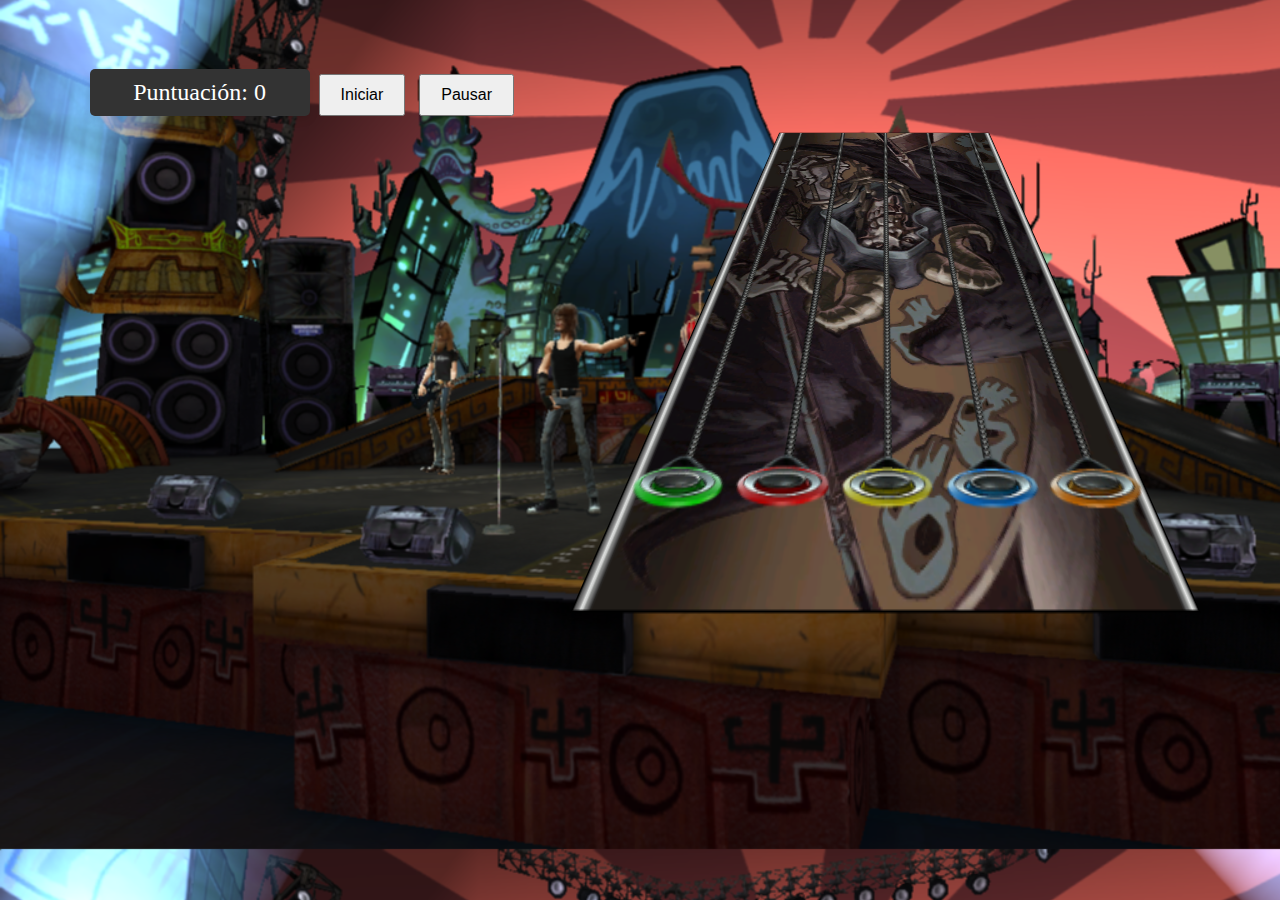
<file: GH-Prototipo/ghtml5-/index.html>
<!DOCTYPE html>
<html lang="es">

<head>
	<meta charset="UTF-8">
	<link rel="icon" href="../ghtml5-/assets/img/icono-juego.png" type="image/png"> 
	<link rel="stylesheet" href="./css/vars.css" />
	<link rel="stylesheet" href="./css/mastil.css" />
	<link rel="stylesheet" href="./css/notas.css" />
	<link rel="stylesheet" href="./css/anis.css" />
	<link rel="stylesheet" href="./css/effects.css" />
	<link rel="stylesheet" href="./css/juego.css" />
	<title>Play Guitar Hero </title>
</head>

<body class="bgpractica">
	<header></header>

	<section>
		<div class="container juego">
			<div id="contador">Puntuación: 0</div>
			<div>
				<button id="startButton">Iniciar</button>
				<button id="pauseButton">Pausar</button>
			</div>
			<button class="resumeButton" style="display: none;">Reanudar</button>
			<div class="juego-guitar">
				<div class="notas">
					<div class="nota n-green hidden"></div>
					<div class="nota n-red hidden"></div>
					<div class="nota n-yellow hidden"></div>
					<div class="nota n-blue hidden"></div>
					<div class="nota n-orange hidden"></div>
				</div>
				<div class="juego-mastil">

					<div id="fgreen" class="flare_efects fgreen hidden"></div>
					<div id="fred" class="flare_efects fred hidden"></div>
					<div id="fyellow" class="flare_efects fyellow hidden"></div>
					<div id="fblue" class="flare_efects fblue hidden"></div>
					<div id="forange" class="flare_efects forange hidden"></div>

					<div class="texture animated">
						<div class="liners-mastil"></div>
						<div class="matil-edges"></div>
						<div class="hit-buttom-space">
							<div class="hitter hit-button-green"></div>
							<div class="hitter hit-button-red"></div>
							<div class="hitter hit-button-yellow"></div>
							<div class="hitter hit-button-blue"></div>
							<div class="hitter hit-button-orange"></div>
						</div>
					</div>
				</div>
			</div>

		</div>

		<div id="pauseBox" style="display: none; position: fixed; top: 50%; left: 50%; transform: translate(-50%, -50%); background-color: black; color: black; padding: 10px; margin-top: 20px;">
			<h2>Pausa</h2>
			<button id="continueButton" style="background-color: red; color: white; padding: 10px;">Continuar</button>
		</div>
		
	
		<audio id="sonido1">
			<source type="audio/wav" src="resources/gh3/Sonido/guitarra-cuerda-uno-.mp3">
		</audio>
		<audio id="sonido2">
			<source type="audio/wav" src="resources/gh3/Sonido/guitarra-cuerda-dos-.mp3">
		</audio>
		<audio id="sonido3">
			<source type="audio/wav" src="resources/gh3/Sonido/guitarra-cuerda-tres-.mp3">
		</audio>
		<audio id="sonido4">
			<source type="audio/wav" src="resources/gh3/Sonido/guitarra-cuerda-cuatro-.mp3">
		</audio>
		<audio id="sonido5">
			<source type="audio/wav" src="resources/gh3/Sonido/guitarra-cuerda-cinco-.mp3">
		</audio>

		<audio id="sonido6">
			<source type="audio/wav" src= "resources/gh3/Sonido/guitarra-cuerda-seis-.mp3">
		</audio>
      
	</section>
	<!--<footer>
		<h4>Esta es la zona de los creditos</h4>
	</footer>-->
	<script src="js/main.js"></script>
	<script src="js/config.js"></script>
	<!--<script src="js/effects.js"></script>-->
	<script src="js/collider.js"></script>
	<!--<script src="js/keymaps.js"></script>-->
</body>

</html>
</file>
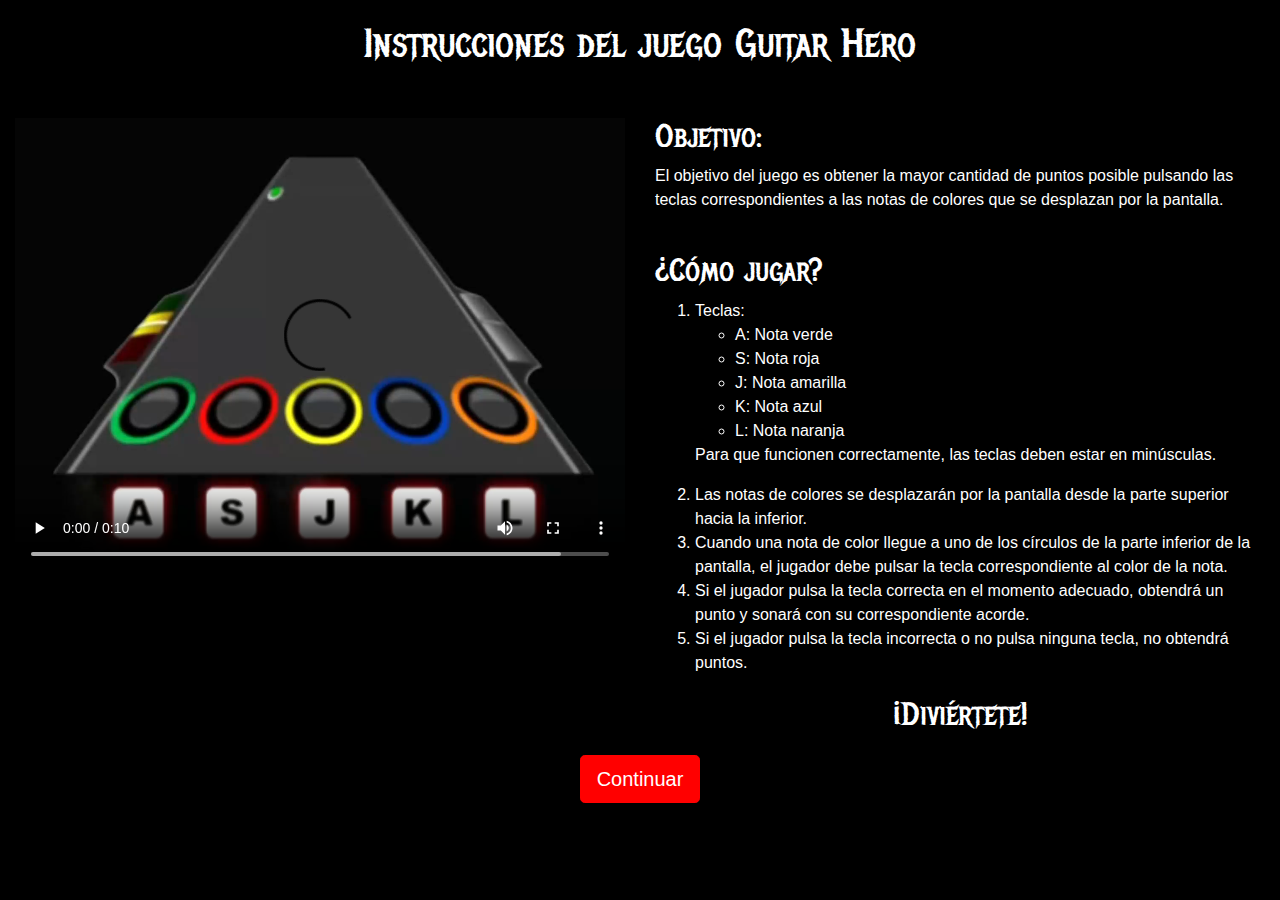
<file: GH-Prototipo/ghtml5-/instrucciones.html>
<!DOCTYPE html>
<html lang="es">

<head>
    <meta charset="UTF-8">
    <meta name="viewport" content="width=device-width, initial-scale=1.0">
    <title>Instrucciones</title>
    <link rel="icon" href="../ghtml5-/assets/img/guitarra-instru.png" type="image/png"> 
    <link rel="stylesheet" href="https://stackpath.bootstrapcdn.com/bootstrap/4.5.2/css/bootstrap.min.css">
    <link href="https://fonts.googleapis.com/css2?family=Metal+Mania&display=swap" rel="stylesheet">
    <style>
        h2 {
            font-family: 'Metal Mania', cursive;
        }
        #divertido {
            font-family: 'Metal Mania', cursive;
            font-size: 2em;
            text-align: center;
        }
    </style>
</head>

<body style="background-color: black; color: white;">

    <div class="container-fluid">
        <div class="row" style="margin-top: 20px;">
            <div class="col-md-12">
                <h1 id="titulo" style="text-align: center; margin-bottom: 20px; font-family: 'Metal Mania', cursive;">Instrucciones del juego Guitar Hero</h1>
                <div class="row" style="margin-top: 50px;">
                    <div class="col-md-6">
                        <video controls autoplay loop id="video" style="width: 100%; height: auto;">
                            <source src="../ghtml5-/resources/gh3/video/Instru.mp4" type="video/mp4">
                        </video>
                    </div>
                    <div class="col-md-6">
                        <div id="texto" style="color: white;">
                            <h2>Objetivo:</h2>
                            <p>El objetivo del juego es obtener la mayor cantidad de puntos posible pulsando las teclas correspondientes a las notas de colores que se desplazan por la pantalla.</p>
                            
                            <br>

                            <h2>¿Cómo jugar?</h2>
                            <ol>
                              <li>Teclas:</li>
                              <ul class="keys">
                                <li class="key green">A: Nota verde</li>
                                <li class="key red">S: Nota roja</li>
                                <li class="key yellow">J: Nota amarilla</li>
                                <li class="key blue">K: Nota azul</li>
                                <li class="key orange">L: Nota naranja</li>
                              </ul>
                              <p>Para que funcionen correctamente, las teclas deben estar en minúsculas.</p>
                              <li>Las notas de colores se desplazarán por la pantalla desde la parte superior hacia la inferior.</li>
                              <li>Cuando una nota de color llegue a uno de los círculos de la parte inferior de la pantalla, el jugador debe pulsar la tecla correspondiente al color de la nota.</li>
                              <li>Si el jugador pulsa la tecla correcta en el momento adecuado, obtendrá un punto y sonará con su correspondiente acorde.</li>
                              <li>Si el jugador pulsa la tecla incorrecta o no pulsa ninguna tecla, no obtendrá puntos.</li>
                            </ol>
                          
                            <p id="divertido">¡Diviértete!</p>
                        </div>
                    </div>
                </div>
                <div class="row justify-content-center">
                    <div class="col-md-6 text-center">
                        <a href="index.html" class="btn btn-danger btn-lg active" style="background-color: red; border-color: red;">Continuar</a>
                    </div>
                </div>
            </div>
        </div>
    </div>

    <script src="https://stackpath.bootstrapcdn.com/bootstrap/4.5.2/js/bootstrap.min.js"></script>
</body>

</html>
</file>
<file: GH-Prototipo/ghtml5-/css/vars.css>
:root{
    --base-game-mastil: 390px;
    --base-game-mastil-notes: calc(var(--base-game-mastil) / 5) ;
    --base-game-tempo-song: 3s;
}
</file>
<file: GH-Prototipo/ghtml5-/css/mastil.css>
.carril{
	width: 100px;
	border-left: 2px solid black;
	border-right: 2px solid black;
}


.juego-mastil{
    max-width: 314px;
    min-width: 313px;
	height: 559px;
    perspective: 324px;
    width: 43%;
	margin-left: 204px;
	z-index: 1;
}

.matil-edges{
	width: 100%;
    height: 100%;
    position: absolute;
	background-image: url('../resources/gh3/side_bars.png');
    background-size: 315px;
}

.juego-mastil>div.texture{
	transform: rotateX(40deg);
    /* background: brown; */
    background-image: url('../resources/gh3/Necks/GH3_PC-Ripper.png');
    background-size: 315px 504px;
    border:1px solid black;
	width: 100%;
    height: 90%;
    position: absolute;
}


div.texture.animated{
    animation-name: neck;
	animation-duration: var(--base-game-tempo-song);
	animation-timing-function: linear;
    animation-iteration-count: infinite;
	animation-play-state: paused;
}


.hit-buttom-space{
	position: relative;
	top: 85%;
	width: 100%;
}

.hitter{
	width: 18%;
	background-image: url("../resources/gh3/fretbuttons.png");
	background-size: 280px;
	margin-left: 3px;
	height: 33px;
}

.liners-mastil{
	position: absolute;
	width: 100%;
    height: 88%;
	background-image: url("../resources/gh3/center_lines.png");
	background-size: 316px;
}


/* verde */
.hitter.hit-button-green{
	background-position-x: 0px;
	background-position-y: 0px;
}

.hitter.hit-button-green.hit{
	background-position-x: 0px;
	background-position-y: -34px;
}

.hitter.hit-button-green.hitted{
	background-position-x: 0px;
	background-position-y: -68px;
}


/* rojo */

.hitter.hit-button-red{
	background-position-x: -56px;
	background-position-y: 0px;
}

.hitter.hit-button-red.hit{
	background-position-x: -56px;
	background-position-y: -34px;
}

.hitter.hit-button-red.hitted{
	background-position-x: -56px;
	background-position-y: -68px;
}

/* amarillo */
.hitter.hit-button-yellow{
	background-position-x: -112px;
	background-position-y: 0px;
}

.hitter.hit-button-yellow.hit{
	background-position-x: -112px;
	background-position-y: -34px;
}

.hitter.hit-button-yellow.hitted{
	background-position-x: -112px;
	background-position-y: -68px;
}

/* azul */

.hitter.hit-button-blue{
	background-position-x: -167px;
	background-position-y: 0px;
}

.hitter.hit-button-blue.hit{
	background-position-x: -167px;
	background-position-y: -34px;
}

.hitter.hit-button-blue.hitted{
	background-position-x: -167px;
	background-position-y: -68px;
}

/* naranja */

.hitter.hit-button-orange{
	background-position-x: -224px;
	background-position-y: 0px;
}

.hitter.hit-button-orange.hit{
	background-position-x: -224px;
	background-position-y: -34px;
}

.hitter.hit-button-orange.hitted{
	background-position-x: -224px;
	background-position-y: -68px;
}


    #pauseBox h2 {
        text-align: center;
        font-family: 'metal mania', cursive; /* Asegúrate de tener esta fuente en tu proyecto */
        color: #ff0000; /* Color rojo */
    }

	#continueButton {
        display: block;
        margin: 130px auto; /* Aumenta el valor superior para mover el botón más hacia abajo */
    }

	#pauseBox {
        border: 10px solid black; /* Ajusta el color y el grosor del borde a tu gusto */
    }

	.paused {
		animation-play-state: paused !important;
	}
.hidden {
    display: none;
}
</file>
<file: GH-Prototipo/ghtml5-/css/notas.css>
.notas{
	position: absolute;
	z-index:2;
}

.nota{
	position: absolute;
	background-image: url('../resources/gh3/notes.png');
	width: 41px;
	height: 21px;
}


.n-green{
    background-position-x: 0px;
    background-position-y: -11px;
    background-size: 213px;
	top: 112px;
    left: 258px;
}


.n-green.animated{
	animation-name: ngreen;
	animation-duration: var(--base-game-tempo-song);
	animation-timing-function: linear;
	/* animation-iteration-count: infinite; */
}

.n-red{
	background-position-x: -42px;
    background-position-y: -11px;
    background-size: 213px;
	top: 112px;
    left: 300px;
}

.n-red.animated{
	animation-name: nred;
	animation-duration: var(--base-game-tempo-song);
	animation-timing-function: linear;
    /* animation-iteration-count: infinite; */
}

.n-yellow{
	background-position-x: -87px;
    background-position-y: -11px;
    background-size: 213px;
	top: 112px;
    left: 342px;
}

.n-yellow.animated{
	animation-name: nyellow;
	animation-duration: var(--base-game-tempo-song);
	animation-timing-function: linear;
    /* animation-iteration-count: infinite; */
}

.n-blue{
	background-position-x: -130px;
    background-position-y: -11px;
    background-size: 213px;
	top: 112px;
    left: 384px;
}

.n-blue.animated{
	animation-name: nblue;
	animation-duration: var(--base-game-tempo-song);
	animation-timing-function: linear;
    /* animation-iteration-count: infinite; */
}

.n-orange{
	background-position-x: -174px;
    background-position-y: -11px;
    background-size: 213px;
	top: 112px;
    left: 426px;
}

.n-orange.animated{
	animation-name: norange;
	animation-duration: var(--base-game-tempo-song);
	animation-timing-function: linear;
	/* animation-fill-mode: both; */
	animation-iteration-count: infinite;
}
</file>
<file: GH-Prototipo/ghtml5-/css/anis.css>
@keyframes ngreen {
    0%{
        transform: translateY(0);
    }
    100%{
        transform: scale(1) translate(-151px,350px); 
        width: calc(var(--base-game-mastil) / 5);
        background-size: 420px;
        height: 45px;
    }
}

@keyframes nred {
    0%{

        transform: translateY(0);
    }
    100%{
        transform: scale(1) translate(-89px,350px); 
        width: calc(var(--base-game-mastil) / 5);
        background-size: 420px;
        background-position-x: -85px;
        height: 45px;
    }
}


@keyframes nyellow {
    0%{

        transform: translateY(0);
    }
    100%{
        transform: scale(1) translate(-15px,350px); 
        width: calc(var(--base-game-mastil) / 5);
        background-size: 420px;
        background-position-x: -174px;
        height: 45px;
    }
}

@keyframes nblue {
    0%{

        transform: translateY(0);
    }
    100%{
        transform: scale(1) translate(47px,350px); 
        width: calc(var(--base-game-mastil) / 5);
        background-size: 420px;
        background-position-x: -253px;
        height: 45px;
    }
}

@keyframes norange {
    0%{

        transform: translateY(0);
    }
    100%{
        transform: scale(1) translate(133px,422px); 
        width: calc(var(--base-game-mastil) / 5);
        background-size: 420px;
        background-position-x: -338px;
        height: 49px;
    }
}


@keyframes neck {
    0%{
        background-position-y: 0px;
    }
    100%{
        background-position-y: 505px;
    }
}

@keyframes flamehit{
    0%{
        background-position-x: 128px;
    }
    7%{
        background-position-x: -128px;
    }
    14%{
        background-position-x: -256px;
    }
    21%{
        background-position-x: -384px;
    }
    28%{
        background-position-x: -512px;
    }
    35%{
        background-position-x: -640px;
    }
    42%{
        background-position-x: -768px;
    }
    49%{
        background-position-x: -896px;
    }
    56%{
        background-position-x: -1024px;
    }
    63%{
        background-position-x: -1152px;
    }
    70%{
        background-position-x: -1280px;
    }
    77%{
        background-position-x: -1408px;
    }
    84%{
        background-position-x: -1536px;
    }
    91%{
        background-position-x: -1664px;
    }
    100%{
        background-position-x: -1664px;
    }
}
</file>
<file: GH-Prototipo/ghtml5-/css/effects.css>
.flare_efects{
    position: absolute;
    width: 128px;
    height: 256px;
    background-image: url('../resources/gh3/hitflamesanimation2.png');
    z-index:3;
}

.flare_efects.fgreen{
    top:255px;
    left: -114px;
}

.flare_efects.fred{
    top:255px;
    left: -9px;
}

.flare_efects.fyellow{
    top:255px;
    left: 97px;
}

.flare_efects.fblue{
    top:255px;
    left: 200px;
}

.flare_efects.forange{
    top:255px;
    left: 305px;
}

.flare_efects.animated{
    animation-name: flamehit;
    animation-duration: .2s;
    animation-timing-function: step-start;
    animation-iteration-count: infinite;
}
</file>
<file: GH-Prototipo/ghtml5-/css/juego.css>
*{
	margin:0;
	padding: 0;
}

body{
	display: grid;
	grid-template-rows: 100px 1fr 40px;
	height: 100vh;

}

#tab {
    position: absolute;
    width: 130px;
    height: 20px;
    top: 35px;
    left: 25px;
}

.col-md-12{
    display: flex;
    flex-direction: column;
    align-items: center; /* Opcional: para centrar verticalmente */
}

#contador {
	font-size: 24px; /* Tamaño de la fuente */
	color: #fff; /* Color del texto */
	background-color: #333; /* Color de fondo */
	padding: 10px; /* Espaciado interno */
	border-radius: 5px; /* Bordes redondeados */
	text-align: center; /* Alineación del texto */
	width: 200px; /* Ancho del contador */
	margin: 0 auto; /* Centrar el contador horizontalmente */
	box-shadow: 0 4px 8px rgba(0, 0, 0, 0.1); /* Sombra para dar profundidad */
  }
  
.bgpractica {
    background-image: url(../resources/gh3/stages/stage1.png);
    background-size: cover;
    background-position-y: -111px;
}

header {
    display: none; /* Hide the header to prevent it from covering the background */
}


div.container {
    margin-left: 7%;
    margin-right: 7%;
}

.juego {
    height: 100%;
}

.juego .contador {
    background-color: green;
    width: 20%;
}

#score {
    font-size: 24px;
    font-weight: bold;
    color: #ff9900;
}

.juego .juego-guitar {
    position: relative;
    width: 59%;
    height: 100%;
}

#startButton,
#pauseButton {
    padding: 10px 20px;
    margin: 5px;
    font-size: 16px;
    cursor: pointer;
}

div.juego div {
    display: inline-block;
}

.juego-guitar>div {
    display: block !important;
}

.hidden {
    display: none !important;
}
</file>
